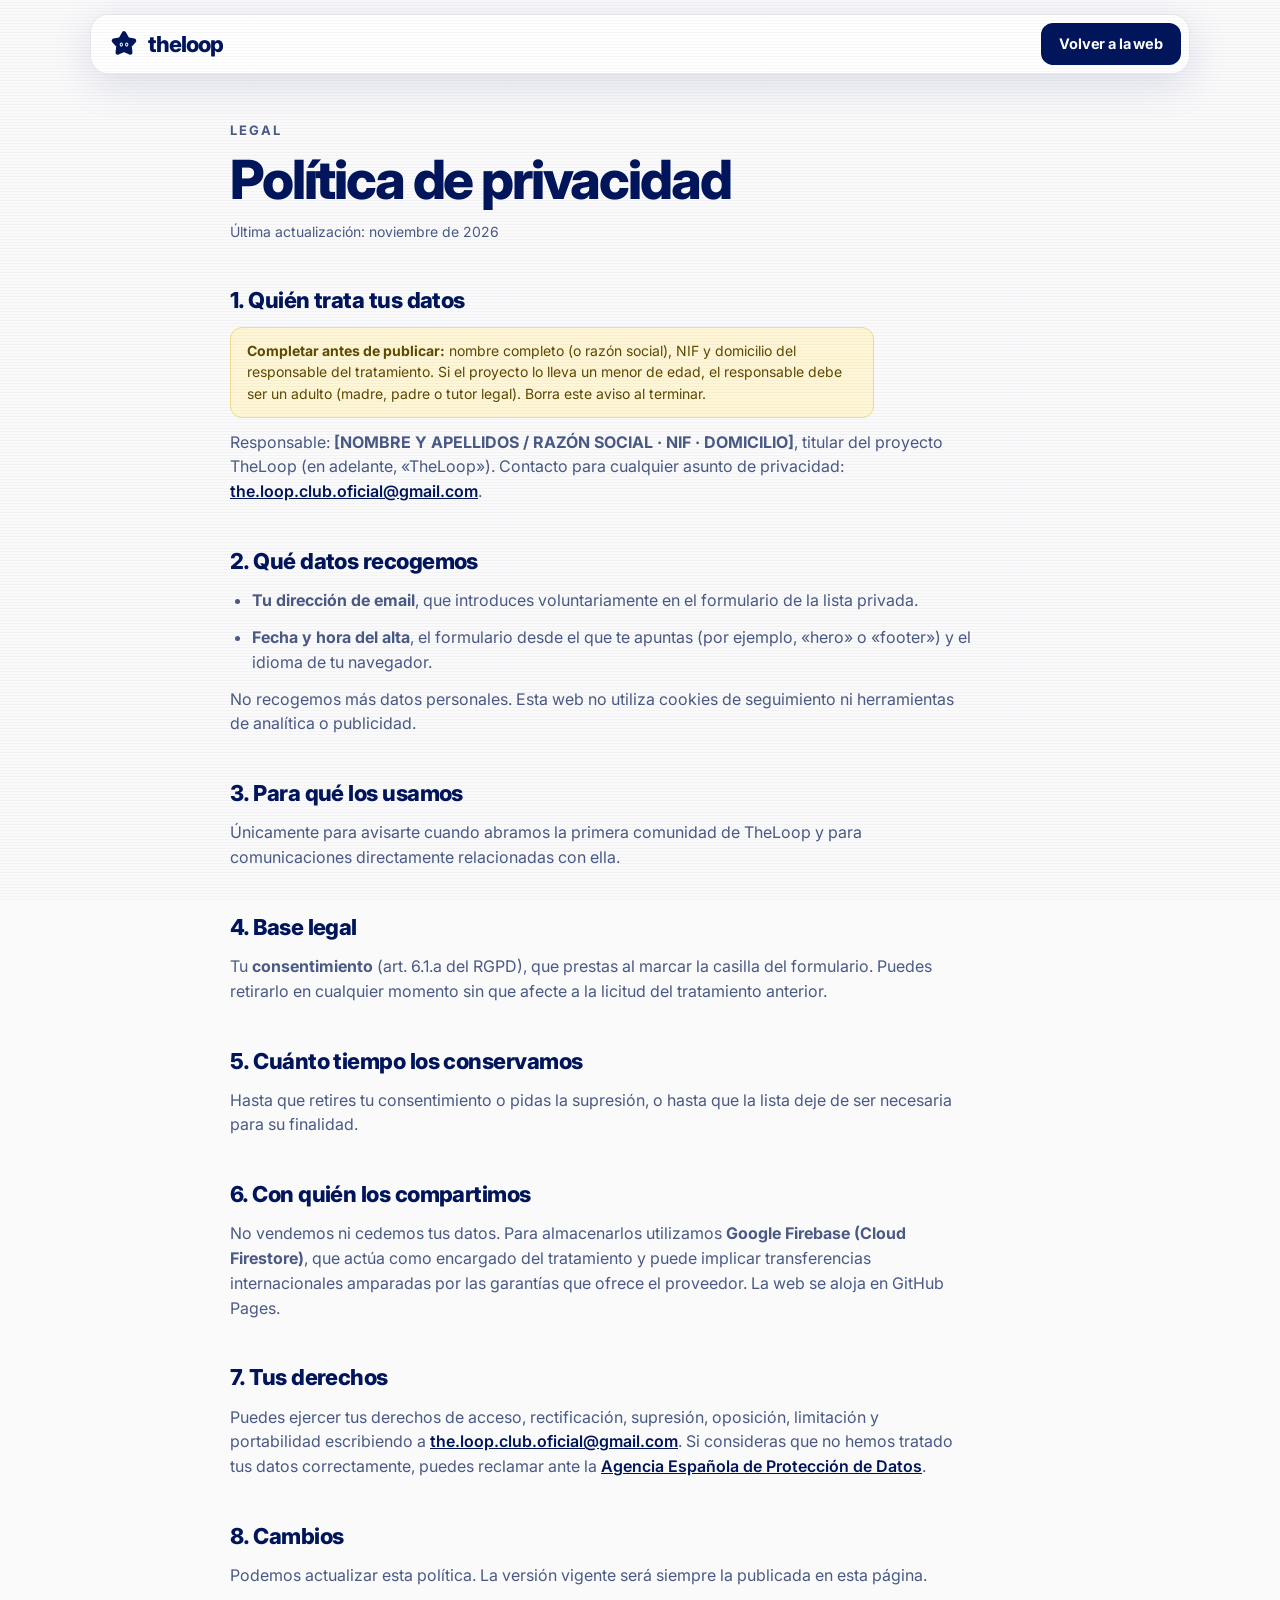
<file: privacidad.html>
<!doctype html>
<html lang="es">
<head>
  <meta charset="utf-8">
  <meta name="viewport" content="width=device-width, initial-scale=1">
  <title>Política de privacidad · TheLoop</title>
  <meta name="robots" content="noindex">
  <meta name="theme-color" content="#01165A">
  <link rel="icon" href="assets/favicon.svg" type="image/svg+xml">
  <link rel="preconnect" href="https://fonts.googleapis.com">
  <link rel="preconnect" href="https://fonts.gstatic.com" crossorigin>
  <link href="https://fonts.googleapis.com/css2?family=Inter:ital,wght@0,400;0,600;0,700;0,800;1,800&display=swap" rel="stylesheet">
  <link rel="stylesheet" href="styles.css">
</head>
<body>
  <header class="nav">
    <a class="brand" href="./"><img src="assets/star.svg" alt="" width="30" height="30"><span>theloop</span></a>
    <a class="btn btn--sm" href="./">Volver a la web</a>
  </header>
  <main class="legal"><div class="wrap wrap--narrow">
    <p class="eyebrow">Legal</p>
    <h1>Política de privacidad</h1>
    <p class="meta">Última actualización: <span id="upd">noviembre de 2026</span></p>

    <h2>1. Quién trata tus datos</h2>
    <p class="todo"><strong>Completar antes de publicar:</strong> nombre completo (o razón social), NIF y domicilio del responsable del tratamiento. Si el proyecto lo lleva un menor de edad, el responsable debe ser un adulto (madre, padre o tutor legal). Borra este aviso al terminar.</p>
    <p>Responsable: <strong>[NOMBRE Y APELLIDOS / RAZÓN SOCIAL · NIF · DOMICILIO]</strong>, titular del proyecto TheLoop (en adelante, «TheLoop»). Contacto para cualquier asunto de privacidad: <a href="mailto:the.loop.club.oficial@gmail.com">the.loop.club.oficial@gmail.com</a>.</p>

    <h2>2. Qué datos recogemos</h2>
    <ul>
      <li><strong>Tu dirección de email</strong>, que introduces voluntariamente en el formulario de la lista privada.</li>
      <li><strong>Fecha y hora del alta</strong>, el formulario desde el que te apuntas (por ejemplo, «hero» o «footer») y el idioma de tu navegador.</li>
    </ul>
    <p>No recogemos más datos personales. Esta web no utiliza cookies de seguimiento ni herramientas de analítica o publicidad.</p>

    <h2>3. Para qué los usamos</h2>
    <p>Únicamente para avisarte cuando abramos la primera comunidad de TheLoop y para comunicaciones directamente relacionadas con ella.</p>

    <h2>4. Base legal</h2>
    <p>Tu <strong>consentimiento</strong> (art. 6.1.a del RGPD), que prestas al marcar la casilla del formulario. Puedes retirarlo en cualquier momento sin que afecte a la licitud del tratamiento anterior.</p>

    <h2>5. Cuánto tiempo los conservamos</h2>
    <p>Hasta que retires tu consentimiento o pidas la supresión, o hasta que la lista deje de ser necesaria para su finalidad.</p>

    <h2>6. Con quién los compartimos</h2>
    <p>No vendemos ni cedemos tus datos. Para almacenarlos utilizamos <strong>Google Firebase (Cloud Firestore)</strong>, que actúa como encargado del tratamiento y puede implicar transferencias internacionales amparadas por las garantías que ofrece el proveedor. La web se aloja en GitHub Pages.</p>

    <h2>7. Tus derechos</h2>
    <p>Puedes ejercer tus derechos de acceso, rectificación, supresión, oposición, limitación y portabilidad escribiendo a <a href="mailto:the.loop.club.oficial@gmail.com">the.loop.club.oficial@gmail.com</a>. Si consideras que no hemos tratado tus datos correctamente, puedes reclamar ante la <a href="https://www.aepd.es" target="_blank" rel="noopener">Agencia Española de Protección de Datos</a>.</p>

    <h2>8. Cambios</h2>
    <p>Podemos actualizar esta política. La versión vigente será siempre la publicada en esta página.</p>
  </div></main>
</body>
</html>
</file>
<file: styles.css>
/* TheLoop · estilo de marca: azul marino #01165A sobre blanco, Inter, acabado "pantalla antigua" sutil */
:root{
  --loop-blue:#01165A; --white:#fff; --paper:#FAFAFB; --track:#E6E9F2;
  --ink-soft:#4A5A85; --tint1:#F3F5FB; --tint2:#C9D2EC; --tint3:#9FB0DA; --mid:#1B3A8C;
  --err:#B3261E;
  --radius:24px; --shadow:0 30px 80px rgba(1,22,90,.14),0 4px 14px rgba(1,22,90,.08);
  --ease:cubic-bezier(.2,.8,.2,1);
}
*{box-sizing:border-box;margin:0;padding:0}
html{scroll-behavior:smooth;scroll-padding-top:84px}
body{font-family:Inter,"SF Pro Display",-apple-system,"Segoe UI",system-ui,sans-serif;color:var(--loop-blue);background:var(--paper);line-height:1.55;-webkit-font-smoothing:antialiased;overflow-x:clip}
img,svg{display:block;max-width:100%}
a{color:inherit}
.sr{position:absolute;width:1px;height:1px;overflow:hidden;clip:rect(0 0 0 0);white-space:nowrap}
.skip{position:absolute;left:12px;top:-60px;background:var(--loop-blue);color:#fff;padding:10px 16px;border-radius:10px;z-index:300;transition:top .2s}
.skip:focus{top:12px}
.wrap{width:min(1160px,100% - 48px);margin-inline:auto}
.wrap--narrow{width:min(820px,100% - 48px)}
em{font-style:italic;font-weight:800}

/* acabado retro: scanlines muy sutiles, no intercepta clics */
body::before{content:"";position:fixed;inset:0;pointer-events:none;z-index:250;background:repeating-linear-gradient(0deg,rgba(1,22,90,.03) 0 1px,transparent 1px 3px)}

/* NAV flotante (se ve igual sobre blanco y sobre azul) */
.nav{position:fixed;z-index:200;top:14px;left:50%;transform:translateX(-50%);width:min(1100px,100% - 24px);display:flex;align-items:center;justify-content:space-between;gap:20px;padding:8px 8px 8px 18px;background:rgba(255,255,255,.86);backdrop-filter:saturate(1.4) blur(16px);-webkit-backdrop-filter:saturate(1.4) blur(16px);border:1px solid rgba(1,22,90,.09);border-radius:18px;box-shadow:0 10px 40px rgba(1,22,90,.12)}
.brand{display:flex;align-items:center;gap:9px;text-decoration:none;font-weight:800;font-size:22px;letter-spacing:-.045em}
.nav__links{display:flex;gap:28px;font-size:14.5px;font-weight:600;color:var(--ink-soft)}
.nav__links a{text-decoration:none;transition:color .2s}
.nav__links a:hover{color:var(--loop-blue)}

/* BOTONES */
.btn{appearance:none;border:0;cursor:pointer;font:inherit;font-weight:700;letter-spacing:-.01em;background:var(--loop-blue);color:#fff;padding:15px 26px;border-radius:14px;text-decoration:none;display:inline-flex;align-items:center;justify-content:center;gap:10px;transition:transform .2s var(--ease),box-shadow .2s var(--ease),background .2s;box-shadow:0 8px 22px rgba(1,22,90,.22)}
.btn:hover{transform:translateY(-2px);box-shadow:0 14px 30px rgba(1,22,90,.28)}
.btn:active{transform:translateY(0) scale(.98)}
.btn:focus-visible,input:focus-visible,summary:focus-visible,a:focus-visible{outline:3px solid var(--tint3);outline-offset:3px}
.btn[disabled]{opacity:.7;cursor:progress;transform:none}
.btn--sm{padding:10px 18px;font-size:14.5px;border-radius:12px;box-shadow:none}
.btn--light{background:#fff;color:var(--loop-blue);box-shadow:none}
.btn--light:hover{box-shadow:0 14px 30px rgba(0,0,0,.28)}

/* ESCENA DE SCROLL */
.stage{position:relative;height:520vh;background:var(--paper)}
.stage__pin{position:sticky;top:0;height:100vh;height:100svh;overflow:hidden;background:radial-gradient(900px 500px at 80% -10%,var(--tint2) 0,transparent 60%),var(--paper)}
#stageSvg{position:absolute;inset:0;width:100%;height:100%}
.stage__intro{position:absolute;left:0;right:0;top:15%;display:flex;flex-direction:column;align-items:center;text-align:center;padding:0 24px}
.stage__title{margin-top:22px;font-size:clamp(34px,7vw,84px);line-height:1.02;letter-spacing:-.045em;font-weight:800;min-height:2.1em}
.type .cur{display:inline-block;width:.06em;height:.9em;background:var(--loop-blue);margin-left:.06em;vertical-align:-.1em;animation:blink 1s steps(1) infinite}
@keyframes blink{50%{opacity:0}}
.pill{display:inline-flex;align-items:center;gap:10px;background:#fff;border:1px solid var(--track);padding:8px 16px;border-radius:999px;font-size:13.5px;font-weight:600;color:var(--ink-soft);box-shadow:0 4px 14px rgba(1,22,90,.06)}
.dot{width:8px;height:8px;border-radius:50%;background:var(--loop-blue);animation:pulse 2s infinite}
@keyframes pulse{70%{box-shadow:0 0 0 10px rgba(1,22,90,0)}0%{box-shadow:0 0 0 0 rgba(1,22,90,.5)}100%{box-shadow:0 0 0 0 rgba(1,22,90,0)}}
.stage__hint{position:absolute;left:50%;bottom:4.5%;transform:translateX(-50%);display:flex;flex-direction:column;align-items:center;gap:10px;font-size:12px;letter-spacing:.24em;text-transform:uppercase;font-weight:700;color:var(--ink-soft)}
.stage__hint i{width:1.5px;height:38px;background:linear-gradient(var(--loop-blue),transparent);animation:drip 1.8s var(--ease) infinite}
@keyframes drip{0%{transform:scaleY(0);transform-origin:top}50%{transform:scaleY(1);transform-origin:top}51%{transform-origin:bottom}100%{transform:scaleY(0);transform-origin:bottom}}
.stage__outro{position:absolute;left:0;right:0;top:63%;display:flex;flex-direction:column;align-items:center;text-align:center;gap:18px;padding:0 24px;color:#fff;opacity:0;visibility:hidden}
.stage__tag{font-size:clamp(13px,1.5vw,16px);letter-spacing:.32em;text-transform:uppercase;font-weight:600;opacity:.85}
.stage__sub{font-size:clamp(17px,2vw,22px);font-weight:500;color:rgba(255,255,255,.82);max-width:30em}
.stage.is-static .stage__pin{height:100svh}

/* FORMULARIO */
.waitlist{margin-top:34px;max-width:560px}
.waitlist__row{display:flex;gap:10px;background:#fff;padding:8px;border-radius:18px;border:1.5px solid var(--tint2);box-shadow:var(--shadow);transition:border-color .2s}
.waitlist__row:focus-within{border-color:var(--loop-blue)}
.waitlist input[type=email]{flex:1;min-width:0;border:0;background:transparent;font:inherit;font-size:17px;font-weight:500;color:var(--loop-blue);padding:0 14px;outline:none}
.waitlist input::placeholder{color:var(--tint3)}
.check{display:flex;gap:10px;align-items:flex-start;margin-top:14px;font-size:13.5px;color:var(--ink-soft);cursor:pointer}
.check input{appearance:none;flex:none;width:20px;height:20px;border-radius:6px;border:1.5px solid var(--tint3);background:#fff;margin-top:1px;cursor:pointer;display:grid;place-content:center;transition:.15s}
.check input:checked{background:var(--loop-blue);border-color:var(--loop-blue)}
.check input:checked::after{content:"";width:6px;height:11px;border:solid #fff;border-width:0 2.5px 2.5px 0;transform:rotate(45deg) translate(-1px,-1px)}
.check a{color:var(--loop-blue);font-weight:600}
.hp{position:absolute;left:-9999px;width:1px;height:1px;opacity:0}
.form__msg{min-height:1.5em;margin-top:12px;font-size:14.5px;font-weight:600}
.form__msg.is-err{color:var(--err)}
.form__msg.is-ok{color:var(--loop-blue)}
.waitlist.is-done .waitlist__row,.waitlist.is-done .check{display:none}
.waitlist.is-done .form__msg{font-size:18px;display:flex;align-items:center;gap:12px;background:#fff;border:1.5px solid var(--tint2);border-radius:18px;padding:18px 20px;box-shadow:var(--shadow)}
.waitlist.is-done .form__msg::before{content:"✓";display:grid;place-content:center;width:30px;height:30px;border-radius:50%;background:var(--loop-blue);color:#fff;font-size:16px;flex:none}
.spin{width:16px;height:16px;border-radius:50%;border:2.5px solid rgba(1,22,90,.25);border-top-color:var(--loop-blue);animation:rot .7s linear infinite}
@keyframes rot{to{transform:rotate(360deg)}}

/* SECCIONES */
.section{padding:120px 0}
.section--tint{background:var(--tint1)}
.eyebrow{font-size:13px;font-weight:700;letter-spacing:.16em;text-transform:uppercase;color:var(--ink-soft);margin-bottom:16px}
.h2{font-size:clamp(32px,4.8vw,60px);line-height:1.05;letter-spacing:-.045em;font-weight:800;max-width:17em}
.two{display:grid;grid-template-columns:1fr 1fr;gap:48px;margin-top:48px}
.big{font-size:clamp(18px,1.7vw,22px);line-height:1.55;color:var(--loop-blue)}
.big strong{font-weight:700}
.big--soft{color:var(--ink-soft)}

/* marquesina */
.marquee{overflow:hidden;background:var(--loop-blue);color:#fff;padding:20px 0;white-space:nowrap}
.marquee__track{display:inline-flex;gap:32px;animation:slide 32s linear infinite;font-size:clamp(18px,2.4vw,28px);font-weight:800;letter-spacing:-.03em}
.marquee__track span:nth-child(even){opacity:.5}
@keyframes slide{to{transform:translateX(-50%)}}

/* bento */
.bento{display:grid;grid-template-columns:repeat(6,1fr);gap:20px;margin-top:56px}
.card{grid-column:span 2;background:#fff;border:1px solid var(--track);border-radius:var(--radius);padding:34px;transition:transform .3s var(--ease),box-shadow .3s var(--ease)}
.card--wide{grid-column:span 4}
.card:hover{transform:translateY(-6px);box-shadow:var(--shadow)}
.card__icon{width:60px;height:60px;border-radius:18px;background:var(--tint1);padding:15px;margin-bottom:24px}
.card h3{font-size:23px;letter-spacing:-.03em;font-weight:800;margin-bottom:8px}
.card p{color:var(--ink-soft)}
.tools{margin-top:36px;font-weight:700;letter-spacing:-.01em;color:var(--loop-blue);display:flex;flex-wrap:wrap;gap:6px 14px;align-items:baseline}
.tools span{font-size:12.5px;letter-spacing:.14em;text-transform:uppercase;color:var(--ink-soft)}

/* demo chat → web */
.demo{display:grid;grid-template-columns:.9fr 1.1fr;gap:64px;align-items:center}
.demo__copy .big{margin-top:24px;max-width:24em}
.chat{background:#fff;border-radius:var(--radius);box-shadow:var(--shadow);overflow:hidden;max-width:560px;margin-inline:auto}
.chat__bar,.mock__bar{height:42px;background:var(--tint1);display:flex;align-items:center;gap:7px;padding:0 16px;font-size:12px;font-weight:600;color:var(--ink-soft)}
.chat__bar i,.mock__bar i{width:10px;height:10px;border-radius:50%;background:var(--tint2)}
.chat__bar span,.mock__bar span{margin-left:10px}
.chat__body{padding:22px;min-height:430px;display:flex;flex-direction:column;gap:16px}
.bubble{align-self:flex-end;max-width:86%;background:var(--loop-blue);color:#fff;padding:16px 20px;border-radius:22px 22px 6px 22px;font-weight:600;font-size:17px;line-height:1.35;min-height:54px;opacity:0;transition:opacity .3s}
.bubble.on{opacity:1}
.chat__think{display:flex;align-items:center;gap:12px;color:var(--ink-soft);font-weight:600;font-size:15px;opacity:0;transition:opacity .3s;min-height:34px}
.chat__think.on{opacity:1}
.chat__think img{animation:wob 1s ease-in-out infinite}
@keyframes wob{50%{transform:rotate(14deg) scale(1.1)}}
.chat__site{border-radius:18px;overflow:hidden;box-shadow:0 14px 34px rgba(1,22,90,.16);opacity:0;transform:translateY(16px) scale(.98);transition:opacity .6s var(--ease),transform .6s var(--ease)}
.chat__site.on{opacity:1;transform:none}
.site{padding:16px 18px 20px;background:#fff}
.site__nav{display:flex;align-items:center;gap:8px;margin-bottom:14px}
.site__nav b{width:20px;height:20px;border-radius:6px;background:var(--loop-blue);margin-right:auto}
.site__nav u{width:28px;height:5px;border-radius:3px;background:var(--tint2)}
.site__hero{display:grid;grid-template-columns:1.1fr .9fr;gap:14px;align-items:center}
.site h4{font-size:24px;line-height:1.02;letter-spacing:-.04em;font-weight:800}
.site s{display:block;height:5px;border-radius:3px;background:var(--tint2);margin-top:10px;width:90%}
.site s+s{width:64%;margin-top:6px}
.site em{display:inline-block;margin-top:14px;font-size:11.5px;font-style:normal;font-weight:700;background:var(--loop-blue);color:#fff;padding:7px 12px;border-radius:9px}
.site__img{height:104px;border-radius:14px;background:linear-gradient(135deg,var(--tint2),var(--tint3));position:relative}
.site__img i:first-child{position:absolute;left:22%;top:16%;width:42%;aspect-ratio:1;border-radius:50%;background:#fff;opacity:.85}
.site__img i:last-child{position:absolute;right:12%;bottom:12%;width:30%;aspect-ratio:1;border-radius:9px;background:var(--loop-blue)}

/* dos caminos */
.vs{display:grid;grid-template-columns:1fr 1fr;gap:24px;margin-top:56px}
.vs__card{background:#fff;border-radius:var(--radius);padding:40px;border:1px solid var(--track);display:flex;flex-direction:column;align-items:flex-start;gap:14px}
.vs__card--hi{background:var(--loop-blue);color:#fff;border-color:var(--loop-blue);box-shadow:var(--shadow)}
.vs__card h3{font-size:26px;letter-spacing:-.03em;font-weight:800}
.vs__card p{color:var(--ink-soft);max-width:26em}
.vs__card--hi p{color:rgba(255,255,255,.78)}
.ring{position:relative;width:170px;height:170px;margin-bottom:8px}
.ring svg{width:100%;height:100%;transform:rotate(-90deg)}
.ring circle{fill:none;stroke-width:9;stroke-linecap:round}
.ring__track{stroke:var(--track)}
.vs__card--hi .ring__track{stroke:rgba(255,255,255,.18)}
.ring__bar{stroke:var(--loop-blue);stroke-dasharray:540.4;stroke-dashoffset:540.4;transition:stroke-dashoffset 2.4s var(--ease)}
.vs__card--hi .ring__bar{stroke:#fff}
.in .ring__bar--slow,.vs.in .ring__bar--slow{stroke-dashoffset:90}
.in .ring__bar--fast,.vs.in .ring__bar--fast{stroke-dashoffset:440}
.ring span{position:absolute;inset:0;display:grid;place-content:center;font-size:40px;font-weight:200;letter-spacing:-.02em;font-variant-numeric:tabular-nums}

/* pasos */
.steps{list-style:none;display:grid;grid-template-columns:repeat(3,1fr);gap:24px;margin-top:56px}
.steps li{background:#fff;border-radius:var(--radius);padding:34px;border:1px solid var(--track)}
.steps__n{display:grid;place-content:center;width:46px;height:46px;border-radius:50%;background:var(--loop-blue);color:#fff;font-weight:800;font-size:19px;margin-bottom:22px}
.steps h3{font-size:21px;letter-spacing:-.025em;font-weight:800;margin-bottom:8px}
.steps p{color:var(--ink-soft)}

/* FAQ */
.faq{margin-top:48px;border-top:1px solid var(--track)}
.faq details{border-bottom:1px solid var(--track)}
.faq summary{list-style:none;cursor:pointer;display:flex;justify-content:space-between;align-items:center;gap:20px;padding:26px 0;font-size:20px;font-weight:700;letter-spacing:-.02em}
.faq summary::-webkit-details-marker{display:none}
.faq summary::after{content:"+";font-size:28px;font-weight:300;transition:transform .25s var(--ease);flex:none}
.faq details[open] summary::after{transform:rotate(45deg)}
.faq details p{padding:0 40px 26px 0;color:var(--ink-soft);max-width:46em}
.faq details a{font-weight:600;color:var(--loop-blue)}

/* LISTA PRIVADA (azul) */
.final{background:var(--loop-blue);color:#fff;padding:120px 0}
.final__in{display:flex;flex-direction:column;align-items:center;text-align:center}
.final__star{margin-bottom:26px;animation:bob 5s ease-in-out infinite}
@keyframes bob{50%{transform:translateY(-12px) rotate(3deg)}}
.final h2{font-size:clamp(34px,5.4vw,68px);line-height:1.04;letter-spacing:-.045em;font-weight:800;max-width:14em}
.final p{margin-top:18px;color:rgba(255,255,255,.78);font-size:18px;max-width:34em}
.waitlist--dark{width:min(560px,100%);text-align:left}
.waitlist--dark .waitlist__row{border-color:transparent}
.waitlist--dark .check,.waitlist--dark .check a{color:rgba(255,255,255,.8)}
.waitlist--dark .check a{color:#fff}
.waitlist--dark .check input{background:transparent;border-color:rgba(255,255,255,.5)}
.waitlist--dark .check input:checked{background:#fff;border-color:#fff}
.waitlist--dark .check input:checked::after{border-color:var(--loop-blue)}
.waitlist--dark .form__msg.is-err{color:#FFB4AB}
.waitlist--dark .form__msg.is-ok{color:#fff}
.waitlist--dark.is-done .form__msg{background:#fff;color:var(--loop-blue)}
.waitlist--dark .spin{border-color:rgba(1,22,90,.25);border-top-color:var(--loop-blue)}

/* FOOTER */
.foot{background:var(--paper);padding:48px 0;border-top:1px solid var(--track)}
.foot__in{display:flex;flex-wrap:wrap;align-items:center;justify-content:space-between;gap:20px 32px}
.foot nav{display:flex;gap:26px;font-weight:600;font-size:15px;color:var(--ink-soft);flex-wrap:wrap}
.foot nav a{text-decoration:none}.foot nav a:hover{color:var(--loop-blue)}
.foot p{flex-basis:100%;font-size:13.5px;color:var(--ink-soft)}

/* página legal */
.legal{padding:120px 0 112px}
.legal h1{font-size:clamp(34px,5vw,54px);letter-spacing:-.04em;line-height:1.05;font-weight:800;margin-bottom:12px}
.legal h2{font-size:22px;letter-spacing:-.025em;font-weight:800;margin:40px 0 10px}
.legal p,.legal li{color:var(--ink-soft);max-width:46em;margin-bottom:12px}
.legal ul{padding-left:22px}
.legal a{color:var(--loop-blue);font-weight:600}
.legal .meta{font-size:14px}
.legal .todo{background:#FFF6D6;border:1px solid #F0DC8A;color:#5C4A00;padding:12px 16px;border-radius:12px;font-size:14px;max-width:46em}

/* revelado al hacer scroll */
.rv{opacity:0;transform:translateY(24px);transition:opacity .7s var(--ease),transform .7s var(--ease)}
.rv.in{opacity:1;transform:none}

@media (max-width:960px){
  .nav__links{display:none}
  .two,.demo{grid-template-columns:1fr;gap:32px}
  .vs,.steps{grid-template-columns:1fr}
  .bento{grid-template-columns:1fr 1fr}
  .card,.card--wide{grid-column:span 1}
  .section{padding:84px 0}
  .final{padding:84px 0}
  .stage__outro{top:60%}
}
@media (max-width:560px){
  .bento{grid-template-columns:1fr}
  .waitlist__row{flex-direction:column;padding:10px}
  .waitlist input[type=email]{padding:14px;font-size:17px}
  .waitlist .btn{width:100%}
  .vs__card{padding:30px}
  .foot nav{gap:18px}
  .brand{font-size:20px}
}
@media (prefers-reduced-motion:reduce){
  *,*::before,*::after{animation:none!important;transition:none!important;scroll-behavior:auto!important}
  .rv{opacity:1;transform:none}
  .ring__bar--slow{stroke-dashoffset:90}.ring__bar--fast{stroke-dashoffset:440}
  .stage__outro{opacity:1!important;visibility:visible!important}
}
</file>
